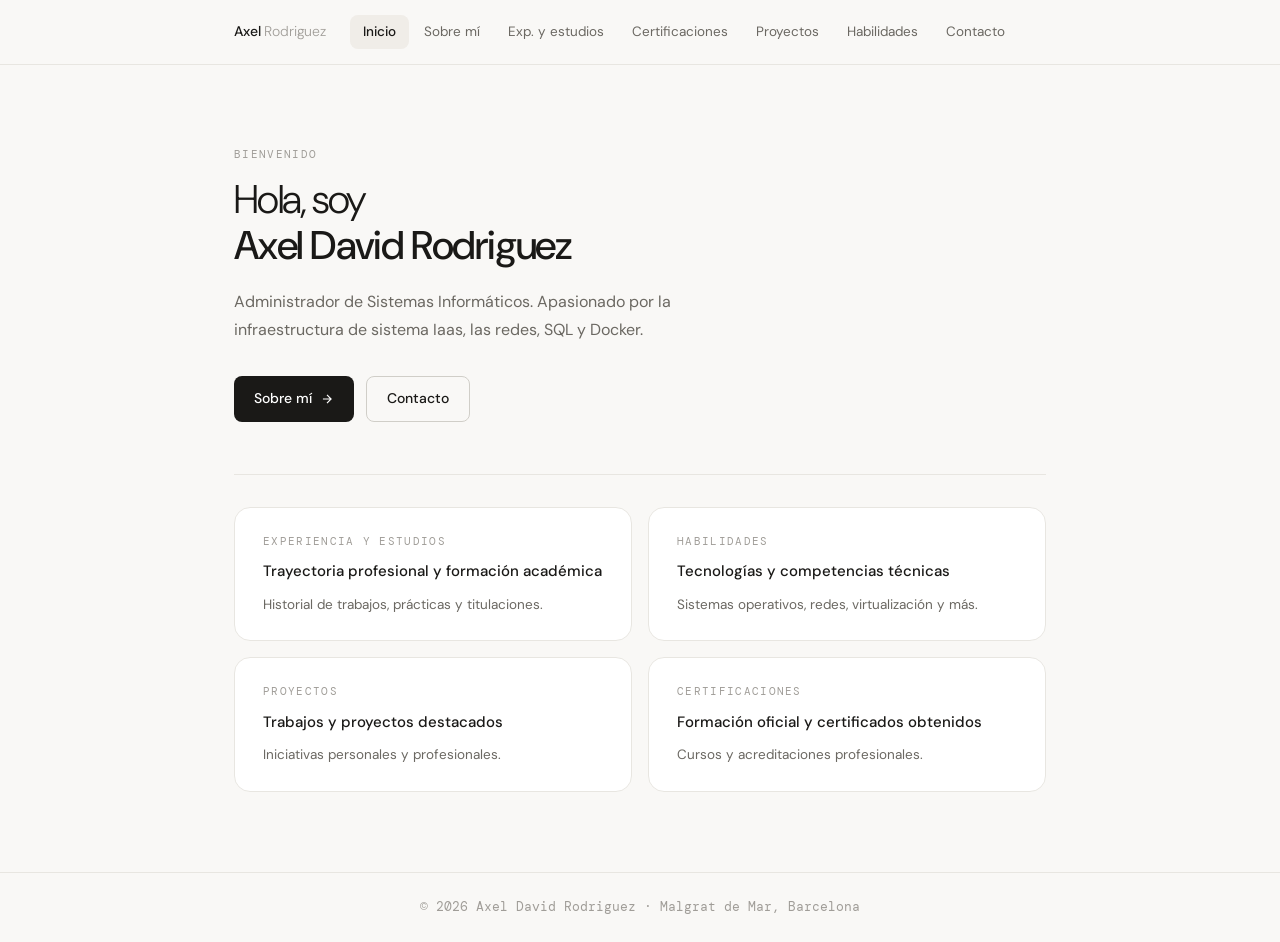
<file: index.html>
<!DOCTYPE html>
<html lang="es">
<head>
  <meta charset="UTF-8" />
  <meta name="viewport" content="width=device-width, initial-scale=1.0" />
  <title>Axel David Rodriguez — Administrador de Sistemas</title>
  <link rel="stylesheet" href="style.css" />
</head>
<body>

<nav>
  <div class="nav-inner">
    <a class="nav-brand" href="index.html">Axel <span>Rodriguez</span></a>
    <div class="nav-links">
      <a class="nav-link active" href="index.html">Inicio</a>
      <a class="nav-link" href="sobre-mi.html">Sobre mí</a>
      <a class="nav-link" href="exp-estudios.html">Exp. y estudios</a>
      <a class="nav-link" href="certificaciones.html">Certificaciones</a>
      <a class="nav-link" href="proyectos.html">Proyectos</a>
      <a class="nav-link" href="habilidades.html">Habilidades</a>
      <a class="nav-link" href="contacto.html">Contacto</a>
    </div>
  </div>
</nav>

<main class="fade-in">

  <div class="section" style="padding-top: 24px;">
    <p class="page-label">Bienvenido</p>
    <h1>
      Hola, soy<br>
      <strong>Axel David Rodriguez</strong>
    </h1>
    <p style="margin-top: 20px; max-width: 520px; font-size: 16px;">
      Administrador de Sistemas Informáticos.
      Apasionado por la infraestructura de sistema Iaas, las redes, SQL y Docker.
    </p>

    <div style="display: flex; gap: 12px; margin-top: 32px; flex-wrap: wrap;">
      <a href="sobre-mi.html" style="display:inline-flex;align-items:center;gap:8px;padding:10px 20px;background:var(--text);color:#fff;border-radius:8px;font-size:14px;font-weight:500;transition:opacity 0.15s;" onmouseover="this.style.opacity='.8'" onmouseout="this.style.opacity='1'">
        Sobre mí
        <svg width="14" height="14" viewBox="0 0 24 24" fill="none" stroke="currentColor" stroke-width="2"><path d="M5 12h14M12 5l7 7-7 7"/></svg>
      </a>
      <a href="contacto.html" style="display:inline-flex;align-items:center;gap:8px;padding:10px 20px;background:transparent;color:var(--text);border:1px solid var(--border-strong);border-radius:8px;font-size:14px;font-weight:500;transition:background 0.15s;" onmouseover="this.style.background='var(--accent-soft)'" onmouseout="this.style.background='transparent'">
        Contacto
      </a>
    </div>
  </div>

  <hr class="divider" />

  <div class="section">
    <div class="grid-2">

      <a href="exp-estudios.html" class="card" style="display:block;transition:border-color 0.15s;" onmouseover="this.style.borderColor='var(--border-strong)'" onmouseout="this.style.borderColor='var(--border)'">
        <p class="page-label" style="margin-bottom:8px;">Experiencia y estudios</p>
        <h3>Trayectoria profesional y formación académica</h3>
        <p style="margin-top:8px;font-size:13.5px;">Historial de trabajos, prácticas y titulaciones.</p>
      </a>

      <a href="habilidades.html" class="card" style="display:block;transition:border-color 0.15s;" onmouseover="this.style.borderColor='var(--border-strong)'" onmouseout="this.style.borderColor='var(--border)'">
        <p class="page-label" style="margin-bottom:8px;">Habilidades</p>
        <h3>Tecnologías y competencias técnicas</h3>
        <p style="margin-top:8px;font-size:13.5px;">Sistemas operativos, redes, virtualización y más.</p>
      </a>

      <a href="proyectos.html" class="card" style="display:block;transition:border-color 0.15s;" onmouseover="this.style.borderColor='var(--border-strong)'" onmouseout="this.style.borderColor='var(--border)'">
        <p class="page-label" style="margin-bottom:8px;">Proyectos</p>
        <h3>Trabajos y proyectos destacados</h3>
        <p style="margin-top:8px;font-size:13.5px;">Iniciativas personales y profesionales.</p>
      </a>

      <a href="certificaciones.html" class="card" style="display:block;transition:border-color 0.15s;" onmouseover="this.style.borderColor='var(--border-strong)'" onmouseout="this.style.borderColor='var(--border)'">
        <p class="page-label" style="margin-bottom:8px;">Certificaciones</p>
        <h3>Formación oficial y certificados obtenidos</h3>
        <p style="margin-top:8px;font-size:13.5px;">Cursos y acreditaciones profesionales.</p>
      </a>

    </div>
  </div>

</main>

<footer>
  © 2026 Axel David Rodriguez · Malgrat de Mar, Barcelona
</footer>

</body>
</html>
</file>
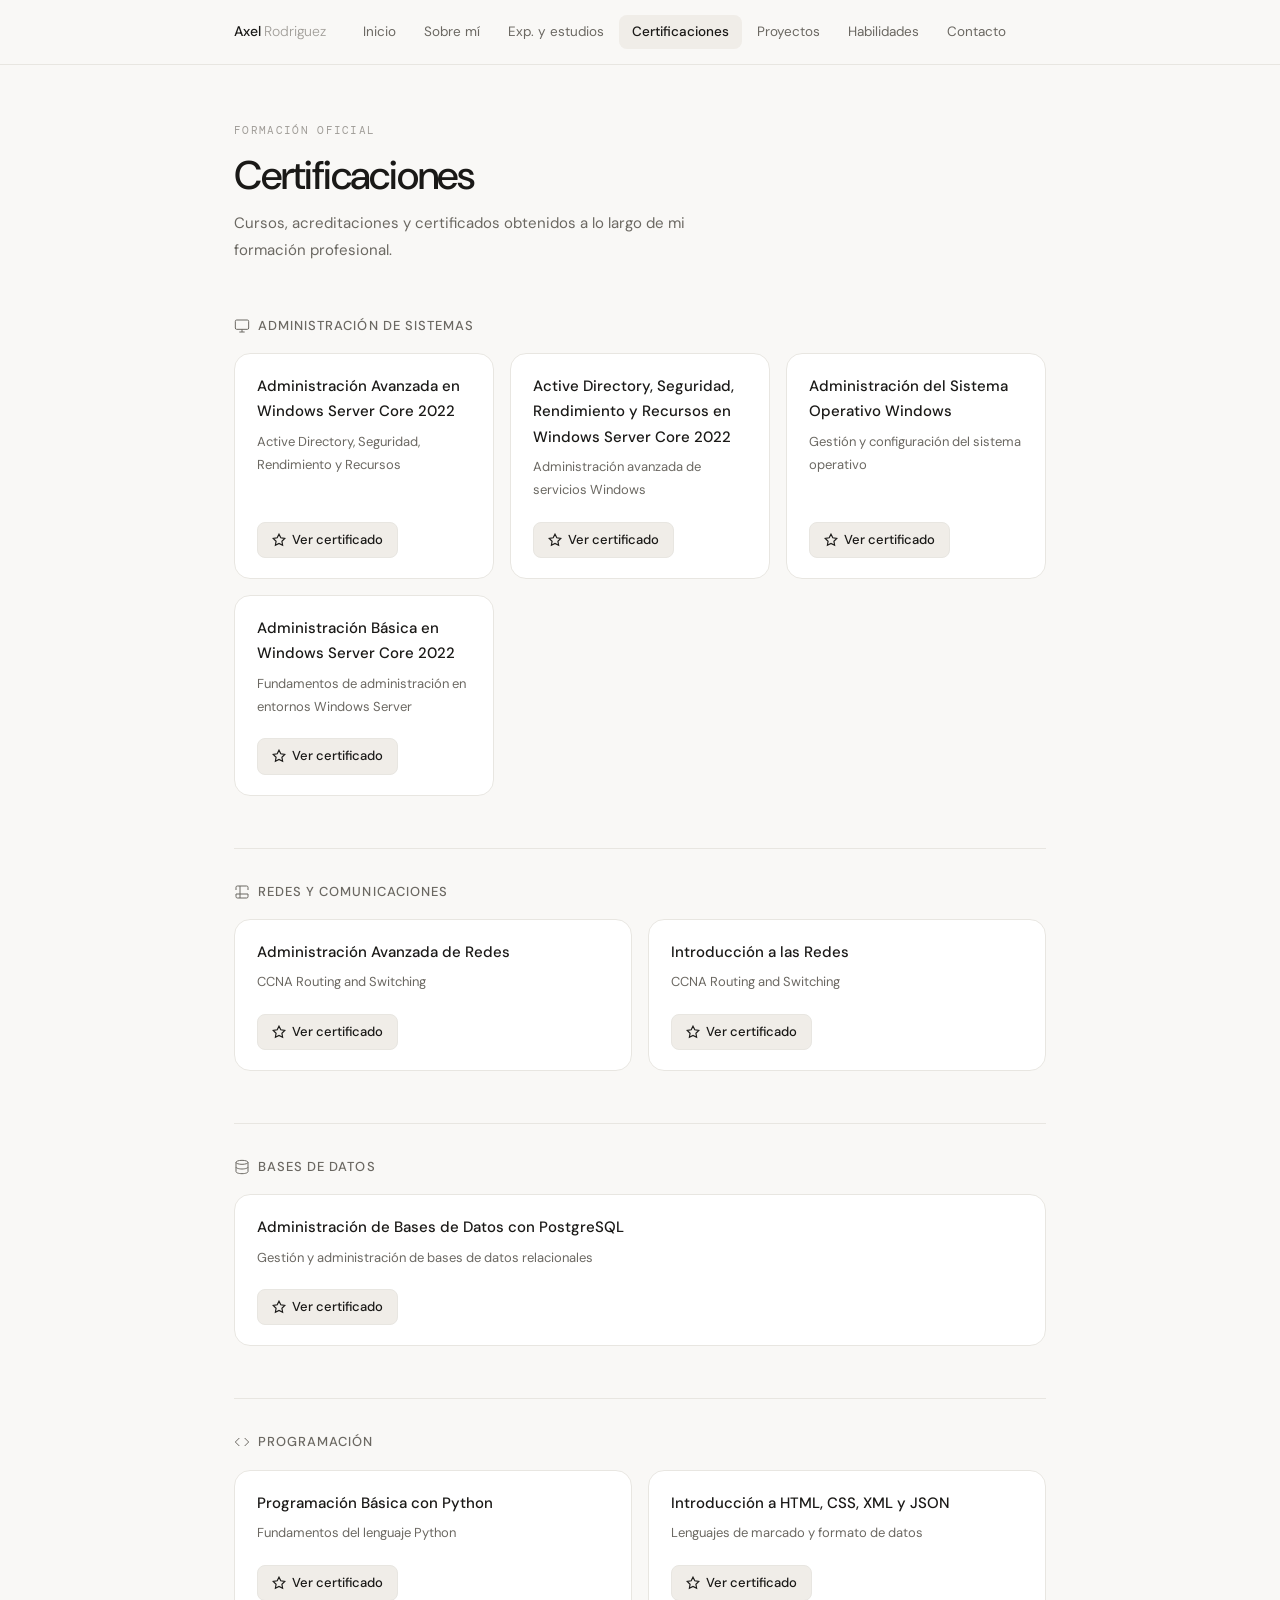
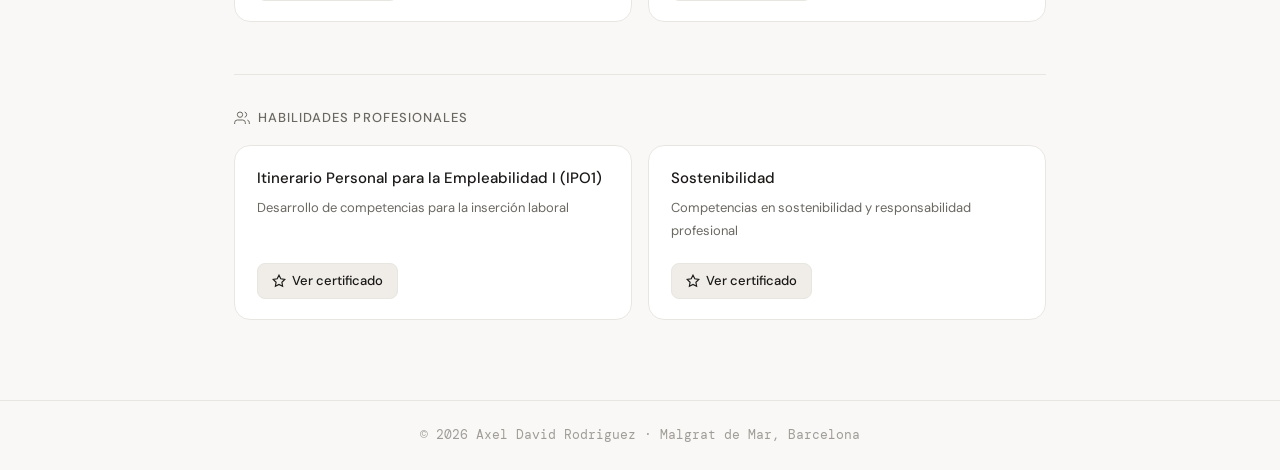
<file: certificaciones.html>
<!DOCTYPE html>
<html lang="es">
<head>
  <meta charset="UTF-8" />
  <meta name="viewport" content="width=device-width, initial-scale=1.0" />
  <title>Certificaciones — Axel David Rodriguez</title>
  <link rel="stylesheet" href="style.css" />
</head>
<body>
 
<nav>
  <div class="nav-inner">
    <a class="nav-brand" href="index.html">Axel <span>Rodriguez</span></a>
    <div class="nav-links">
      <a class="nav-link" href="index.html">Inicio</a>
      <a class="nav-link" href="sobre-mi.html">Sobre mí</a>
      <a class="nav-link" href="exp-estudios.html">Exp. y estudios</a>
      <a class="nav-link active" href="certificaciones.html">Certificaciones</a>
      <a class="nav-link" href="proyectos.html">Proyectos</a>
      <a class="nav-link" href="habilidades.html">Habilidades</a>
      <a class="nav-link" href="contacto.html">Contacto</a>
    </div>
  </div>
</nav>
 
<main class="fade-in">
 
  <div class="section">
    <p class="page-label">Formación oficial</p>
    <h1><strong>Certificaciones</strong></h1>
    <p style="margin-top:12px;max-width:500px;">Cursos, acreditaciones y certificados obtenidos a lo largo de mi formación profesional.</p>
  </div>
 
  <!-- ADMINISTRACIÓN DE SISTEMAS -->
  <div class="section">
    <div class="cert-category-header">
      <svg viewBox="0 0 24 24" width="16" height="16" fill="none" stroke="currentColor" stroke-width="1.5"><rect x="2" y="3" width="20" height="14" rx="2"/><path d="M8 21h8M12 17v4"/></svg>
      Administración de sistemas
    </div>
    <div class="cert-grid">
 
      <div class="cert-card">
        <h3>Administración Avanzada en Windows Server Core 2022</h3>
        <p style="font-size:13px;">Active Directory, Seguridad, Rendimiento y Recursos</p>
        <div style="margin-top:auto;padding-top:14px;">
          <a href="https://drive.google.com/file/d/1n1QsFKNAFNHl7IzCAwhOUb2-XmPlrbmZ/view?usp=drive_link" target="_blank" rel="noopener" class="cert-btn">
            <svg viewBox="0 0 24 24" width="14" height="14" fill="none" stroke="currentColor" stroke-width="2"><path d="M12 2l3.09 6.26L22 9.27l-5 4.87 1.18 6.88L12 17.77l-6.18 3.25L7 14.14 2 9.27l6.91-1.01L12 2z"/></svg>
            Ver certificado
          </a>
        </div>
      </div>
 
      <div class="cert-card">
        <h3>Active Directory, Seguridad, Rendimiento y Recursos en Windows Server Core 2022</h3>
        <p style="font-size:13px;">Administración avanzada de servicios Windows</p>
        <div style="margin-top:auto;padding-top:14px;">
          <a href="https://drive.google.com/file/d/1Qjn-1u_0GieixMkMm6JN3beZJGtm3wEM/view?usp=drive_link" target="_blank" rel="noopener" class="cert-btn">
            <svg viewBox="0 0 24 24" width="14" height="14" fill="none" stroke="currentColor" stroke-width="2"><path d="M12 2l3.09 6.26L22 9.27l-5 4.87 1.18 6.88L12 17.77l-6.18 3.25L7 14.14 2 9.27l6.91-1.01L12 2z"/></svg>
            Ver certificado
          </a>
        </div>
      </div>
 
      <div class="cert-card">
        <h3>Administración del Sistema Operativo Windows</h3>
        <p style="font-size:13px;">Gestión y configuración del sistema operativo</p>
        <div style="margin-top:auto;padding-top:14px;">
          <a href="https://drive.google.com/file/d/1y1MJmXI3CPrOIBpV8VeM0k5YHtf2ikmv/view?usp=drive_link" target="_blank" rel="noopener" class="cert-btn">
            <svg viewBox="0 0 24 24" width="14" height="14" fill="none" stroke="currentColor" stroke-width="2"><path d="M12 2l3.09 6.26L22 9.27l-5 4.87 1.18 6.88L12 17.77l-6.18 3.25L7 14.14 2 9.27l6.91-1.01L12 2z"/></svg>
            Ver certificado
          </a>
        </div>
      </div>
 
      <div class="cert-card">
        <h3>Administración Básica en Windows Server Core 2022</h3>
        <p style="font-size:13px;">Fundamentos de administración en entornos Windows Server</p>
        <div style="margin-top:auto;padding-top:14px;">
          <a href="https://drive.google.com/file/d/1jd48OOImnWNcRtO-vhyvHNSfXgVlXmES/view?usp=drive_link" target="_blank" rel="noopener" class="cert-btn">
            <svg viewBox="0 0 24 24" width="14" height="14" fill="none" stroke="currentColor" stroke-width="2"><path d="M12 2l3.09 6.26L22 9.27l-5 4.87 1.18 6.88L12 17.77l-6.18 3.25L7 14.14 2 9.27l6.91-1.01L12 2z"/></svg>
            Ver certificado
          </a>
        </div>
      </div>
 
    </div>
  </div>
 
  <hr class="divider" />
 
  <!-- REDES Y COMUNICACIONES -->
  <div class="section">
    <div class="cert-category-header">
      <svg viewBox="0 0 24 24" width="16" height="16" fill="none" stroke="currentColor" stroke-width="1.5"><path d="M9 3H5a2 2 0 00-2 2v4m6-6h10a2 2 0 012 2v4M9 3v18m0 0h10a2 2 0 002-2v-4M9 21H5a2 2 0 01-2-2v-4m0 0h18"/></svg>
      Redes y comunicaciones
    </div>
    <div class="cert-grid">
 
      <div class="cert-card">
        <h3>Administración Avanzada de Redes</h3>
        <p style="font-size:13px;">CCNA Routing and Switching</p>
        <div style="margin-top:auto;padding-top:14px;">
          <a href="https://drive.google.com/file/d/1RrKXtW6Bsa-xBCEwkwdvAbpj9QlC9lxZ/view?usp=drive_link" target="_blank" rel="noopener" class="cert-btn">
            <svg viewBox="0 0 24 24" width="14" height="14" fill="none" stroke="currentColor" stroke-width="2"><path d="M12 2l3.09 6.26L22 9.27l-5 4.87 1.18 6.88L12 17.77l-6.18 3.25L7 14.14 2 9.27l6.91-1.01L12 2z"/></svg>
            Ver certificado
          </a>
        </div>
      </div>
 
      <div class="cert-card">
        <h3>Introducción a las Redes</h3>
        <p style="font-size:13px;">CCNA Routing and Switching</p>
        <div style="margin-top:auto;padding-top:14px;">
          <a href="https://drive.google.com/file/d/1ld26CoiOFAa1dIOZPK3Nbv72cBm5w7W2/view?usp=drive_link" target="_blank" rel="noopener" class="cert-btn">
            <svg viewBox="0 0 24 24" width="14" height="14" fill="none" stroke="currentColor" stroke-width="2"><path d="M12 2l3.09 6.26L22 9.27l-5 4.87 1.18 6.88L12 17.77l-6.18 3.25L7 14.14 2 9.27l6.91-1.01L12 2z"/></svg>
            Ver certificado
          </a>
        </div>
      </div>
 
    </div>
  </div>
 
  <hr class="divider" />
 
  <!-- BASES DE DATOS -->
  <div class="section">
    <div class="cert-category-header">
      <svg viewBox="0 0 24 24" width="16" height="16" fill="none" stroke="currentColor" stroke-width="1.5"><ellipse cx="12" cy="5" rx="9" ry="3"/><path d="M3 5v14c0 1.66 4.03 3 9 3s9-1.34 9-3V5"/><path d="M3 12c0 1.66 4.03 3 9 3s9-1.34 9-3"/></svg>
      Bases de datos
    </div>
    <div class="cert-grid">
 
      <div class="cert-card">
        <h3>Administración de Bases de Datos con PostgreSQL</h3>
        <p style="font-size:13px;">Gestión y administración de bases de datos relacionales</p>
        <div style="margin-top:auto;padding-top:14px;">
          <a href="https://drive.google.com/file/d/1ZDzq6l5rGbWITAbXyyB6moUFxfxOLHYr/view?usp=drive_link" target="_blank" rel="noopener" class="cert-btn">
            <svg viewBox="0 0 24 24" width="14" height="14" fill="none" stroke="currentColor" stroke-width="2"><path d="M12 2l3.09 6.26L22 9.27l-5 4.87 1.18 6.88L12 17.77l-6.18 3.25L7 14.14 2 9.27l6.91-1.01L12 2z"/></svg>
            Ver certificado
          </a>
        </div>
      </div>
 
    </div>
  </div>
 
  <hr class="divider" />
 
  <!-- PROGRAMACIÓN -->
  <div class="section">
    <div class="cert-category-header">
      <svg viewBox="0 0 24 24" width="16" height="16" fill="none" stroke="currentColor" stroke-width="1.5"><polyline points="16 18 22 12 16 6"/><polyline points="8 6 2 12 8 18"/></svg>
      Programación
    </div>
    <div class="cert-grid">
 
      <div class="cert-card">
        <h3>Programación Básica con Python</h3>
        <p style="font-size:13px;">Fundamentos del lenguaje Python</p>
        <div style="margin-top:auto;padding-top:14px;">
          <a href="https://drive.google.com/file/d/1ObR-RxZDnsGc6cTJngWnmfjnB0sWH6Pt/view?usp=drive_link" target="_blank" rel="noopener" class="cert-btn">
            <svg viewBox="0 0 24 24" width="14" height="14" fill="none" stroke="currentColor" stroke-width="2"><path d="M12 2l3.09 6.26L22 9.27l-5 4.87 1.18 6.88L12 17.77l-6.18 3.25L7 14.14 2 9.27l6.91-1.01L12 2z"/></svg>
            Ver certificado
          </a>
        </div>
      </div>
 
      <div class="cert-card">
        <h3>Introducción a HTML, CSS, XML y JSON</h3>
        <p style="font-size:13px;">Lenguajes de marcado y formato de datos</p>
        <div style="margin-top:auto;padding-top:14px;">
          <a href="https://drive.google.com/file/d/1i2m8On2fdCiHJBCbbZMXW32hAtFxPBEF/view?usp=drive_link" target="_blank" rel="noopener" class="cert-btn">
            <svg viewBox="0 0 24 24" width="14" height="14" fill="none" stroke="currentColor" stroke-width="2"><path d="M12 2l3.09 6.26L22 9.27l-5 4.87 1.18 6.88L12 17.77l-6.18 3.25L7 14.14 2 9.27l6.91-1.01L12 2z"/></svg>
            Ver certificado
          </a>
        </div>
      </div>
 
    </div>
  </div>
 
  <hr class="divider" />
 
  <!-- HABILIDADES PROFESIONALES -->
  <div class="section">
    <div class="cert-category-header">
      <svg viewBox="0 0 24 24" width="16" height="16" fill="none" stroke="currentColor" stroke-width="1.5"><path d="M17 21v-2a4 4 0 00-4-4H5a4 4 0 00-4 4v2"/><circle cx="9" cy="7" r="4"/><path d="M23 21v-2a4 4 0 00-3-3.87M16 3.13a4 4 0 010 7.75"/></svg>
      Habilidades profesionales
    </div>
    <div class="cert-grid">
 
      <div class="cert-card">
        <h3>Itinerario Personal para la Empleabilidad I (IPO1)</h3>
        <p style="font-size:13px;">Desarrollo de competencias para la inserción laboral</p>
        <div style="margin-top:auto;padding-top:14px;">
          <a href="https://drive.google.com/file/d/1864qGz4IJ_8acBOcJ4h8nQebx2cxU2uv/view?usp=drive_link" target="_blank" rel="noopener" class="cert-btn">
            <svg viewBox="0 0 24 24" width="14" height="14" fill="none" stroke="currentColor" stroke-width="2"><path d="M12 2l3.09 6.26L22 9.27l-5 4.87 1.18 6.88L12 17.77l-6.18 3.25L7 14.14 2 9.27l6.91-1.01L12 2z"/></svg>
            Ver certificado
          </a>
        </div>
      </div>
 
      <div class="cert-card">
        <h3>Sostenibilidad</h3>
        <p style="font-size:13px;">Competencias en sostenibilidad y responsabilidad profesional</p>
        <div style="margin-top:auto;padding-top:14px;">
          <a href="https://drive.google.com/file/d/1NCt_wsP1NyLd5Ge3CMxsYYF-m1fO_S3x/view?usp=drive_link" target="_blank" rel="noopener" class="cert-btn">
            <svg viewBox="0 0 24 24" width="14" height="14" fill="none" stroke="currentColor" stroke-width="2"><path d="M12 2l3.09 6.26L22 9.27l-5 4.87 1.18 6.88L12 17.77l-6.18 3.25L7 14.14 2 9.27l6.91-1.01L12 2z"/></svg>
            Ver certificado
          </a>
        </div>
      </div>
 
    </div>
  </div>
 
</main>
 
<footer>
  © 2026 Axel David Rodriguez · Malgrat de Mar, Barcelona
</footer>
 
</body>
</html>
</file>
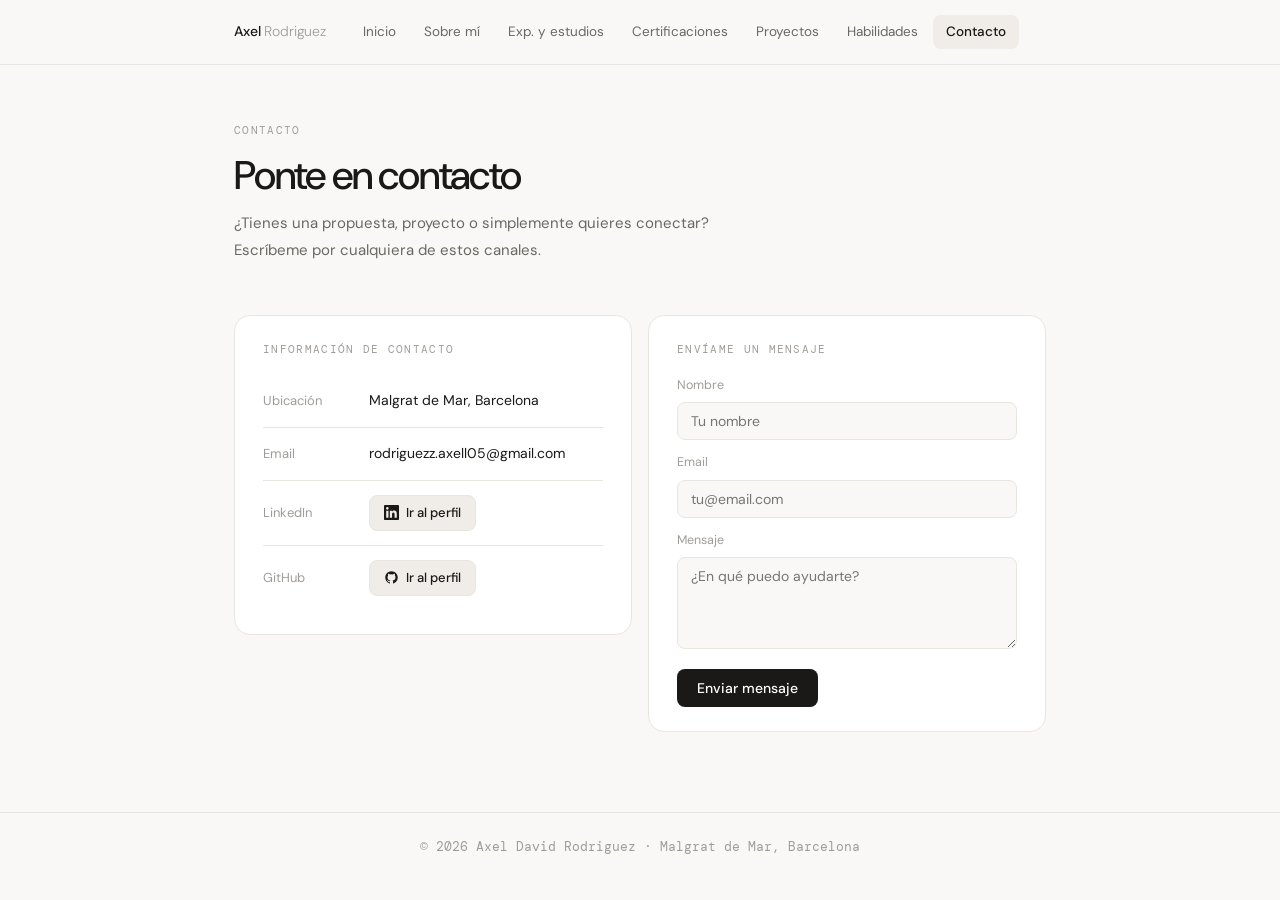
<file: contacto.html>
<!DOCTYPE html>
<html lang="es">
<head>
  <meta charset="UTF-8" />
  <meta name="viewport" content="width=device-width, initial-scale=1.0" />
  <title>Contacto — Axel David Rodriguez</title>
  <link rel="stylesheet" href="style.css" />
</head>
<body>
 
<nav>
  <div class="nav-inner">
    <a class="nav-brand" href="index.html">Axel <span>Rodriguez</span></a>
    <div class="nav-links">
      <a class="nav-link" href="index.html">Inicio</a>
      <a class="nav-link" href="sobre-mi.html">Sobre mí</a>
      <a class="nav-link" href="exp-estudios.html">Exp. y estudios</a>
      <a class="nav-link" href="certificaciones.html">Certificaciones</a>
      <a class="nav-link" href="proyectos.html">Proyectos</a>
      <a class="nav-link" href="habilidades.html">Habilidades</a>
      <a class="nav-link active" href="contacto.html">Contacto</a>
    </div>
  </div>
</nav>
 
<main class="fade-in">
 
  <div class="section">
    <p class="page-label">Contacto</p>
    <h1><strong>Ponte en contacto</strong></h1>
    <p style="margin-top:12px;max-width:480px;">
      ¿Tienes una propuesta, proyecto o simplemente quieres conectar? Escríbeme por cualquiera de estos canales.
    </p>
  </div>
 
  <div class="section">
    <div class="grid-2" style="align-items:start;">
 
      <div class="card">
        <p class="page-label" style="margin-bottom:16px;">Información de contacto</p>
 
        <div class="contact-row">
          <span class="contact-key">Ubicación</span>
          <span class="contact-val">Malgrat de Mar, Barcelona</span>
        </div>
 
        <div class="contact-row">
          <span class="contact-key">Email</span>
          <span class="contact-val">
            <a href="mailto:rodriguezz.axell05@gmail.com">rodriguezz.axell05@gmail.com</a>
          </span>
        </div>
 
        <div class="contact-row">
          <span class="contact-key">LinkedIn</span>
          <a href="https://linkedin.com/in/axel-david-rodríguez-7713bb328" target="_blank" rel="noopener" class="gh-btn">
            <svg viewBox="0 0 24 24" width="15" height="15" fill="currentColor"><path d="M20.447 20.452h-3.554v-5.569c0-1.328-.027-3.037-1.852-3.037-1.853 0-2.136 1.445-2.136 2.939v5.667H9.351V9h3.414v1.561h.046c.477-.9 1.637-1.85 3.37-1.85 3.601 0 4.267 2.37 4.267 5.455v6.286zM5.337 7.433a2.062 2.062 0 01-2.063-2.065 2.064 2.064 0 112.063 2.065zm1.782 13.019H3.555V9h3.564v11.452zM22.225 0H1.771C.792 0 0 .774 0 1.729v20.542C0 23.227.792 24 1.771 24h20.451C23.2 24 24 23.227 24 22.271V1.729C24 .774 23.2 0 22.222 0h.003z"/></svg>
            Ir al perfil
          </a>
        </div>
 
        <div class="contact-row">
          <span class="contact-key">GitHub</span>
          <a href="https://github.com/axelrodriguez5" target="_blank" rel="noopener" class="gh-btn">
            <svg viewBox="0 0 24 24" width="15" height="15" fill="currentColor"><path d="M12 2C6.477 2 2 6.484 2 12.021c0 4.428 2.865 8.184 6.839 9.504.5.092.682-.217.682-.482 0-.237-.009-.868-.013-1.703-2.782.605-3.369-1.342-3.369-1.342-.454-1.154-1.11-1.462-1.11-1.462-.908-.62.069-.608.069-.608 1.003.07 1.531 1.032 1.531 1.032.892 1.53 2.341 1.088 2.91.832.092-.647.35-1.088.636-1.338-2.22-.253-4.555-1.113-4.555-4.951 0-1.093.39-1.988 1.029-2.688-.103-.253-.446-1.272.098-2.65 0 0 .84-.27 2.75 1.026A9.564 9.564 0 0112 6.844a9.59 9.59 0 012.504.337c1.909-1.296 2.747-1.026 2.747-1.026.546 1.378.202 2.397.1 2.65.64.7 1.028 1.595 1.028 2.688 0 3.848-2.338 4.695-4.566 4.943.359.309.678.92.678 1.855 0 1.338-.012 2.419-.012 2.747 0 .268.18.579.688.481C19.138 20.2 22 16.447 22 12.021 22 6.484 17.523 2 12 2z"/></svg>
            Ir al perfil
          </a>
        </div>
 
      </div>
 
      <div class="card">
        <p class="page-label" style="margin-bottom:16px;">Envíame un mensaje</p>
 
        <div style="display:flex;flex-direction:column;gap:12px;">
 
          <div>
            <label style="font-size:12.5px;color:var(--text-faint);display:block;margin-bottom:6px;">Nombre</label>
            <input type="text" placeholder="Tu nombre" style="width:100%;padding:9px 13px;border:1px solid var(--border);border-radius:8px;font-size:14px;font-family:inherit;background:var(--bg);color:var(--text);outline:none;transition:border-color 0.15s;" onfocus="this.style.borderColor='var(--border-strong)'" onblur="this.style.borderColor='var(--border)'" />
          </div>
 
          <div>
            <label style="font-size:12.5px;color:var(--text-faint);display:block;margin-bottom:6px;">Email</label>
            <input type="email" placeholder="tu@email.com" style="width:100%;padding:9px 13px;border:1px solid var(--border);border-radius:8px;font-size:14px;font-family:inherit;background:var(--bg);color:var(--text);outline:none;transition:border-color 0.15s;" onfocus="this.style.borderColor='var(--border-strong)'" onblur="this.style.borderColor='var(--border)'" />
          </div>
 
          <div>
            <label style="font-size:12.5px;color:var(--text-faint);display:block;margin-bottom:6px;">Mensaje</label>
            <textarea placeholder="¿En qué puedo ayudarte?" rows="4" style="width:100%;padding:9px 13px;border:1px solid var(--border);border-radius:8px;font-size:14px;font-family:inherit;background:var(--bg);color:var(--text);outline:none;resize:vertical;transition:border-color 0.15s;" onfocus="this.style.borderColor='var(--border-strong)'" onblur="this.style.borderColor='var(--border)'"></textarea>
          </div>
 
          <button onclick="handleSend()" style="padding:10px 20px;background:var(--text);color:#fff;border:none;border-radius:8px;font-size:14px;font-weight:500;font-family:inherit;cursor:pointer;transition:opacity 0.15s;align-self:flex-start;" onmouseover="this.style.opacity='.8'" onmouseout="this.style.opacity='1'">
            Enviar mensaje
          </button>
 
          <p id="form-msg" style="font-size:13px;color:var(--text-faint);display:none;"></p>
        </div>
      </div>
 
    </div>
  </div>
 
</main>
 
<footer>
  © 2026 Axel David Rodriguez · Malgrat de Mar, Barcelona
</footer>
 
<script>
function handleSend() {
  const msg = document.getElementById('form-msg');
  msg.style.display = 'block';
  msg.textContent = 'Nota: este formulario es de muestra. Conecta un servicio como Formspree o EmailJS para recibir mensajes reales.';
}
</script>
 
</body>
</html>
</file>
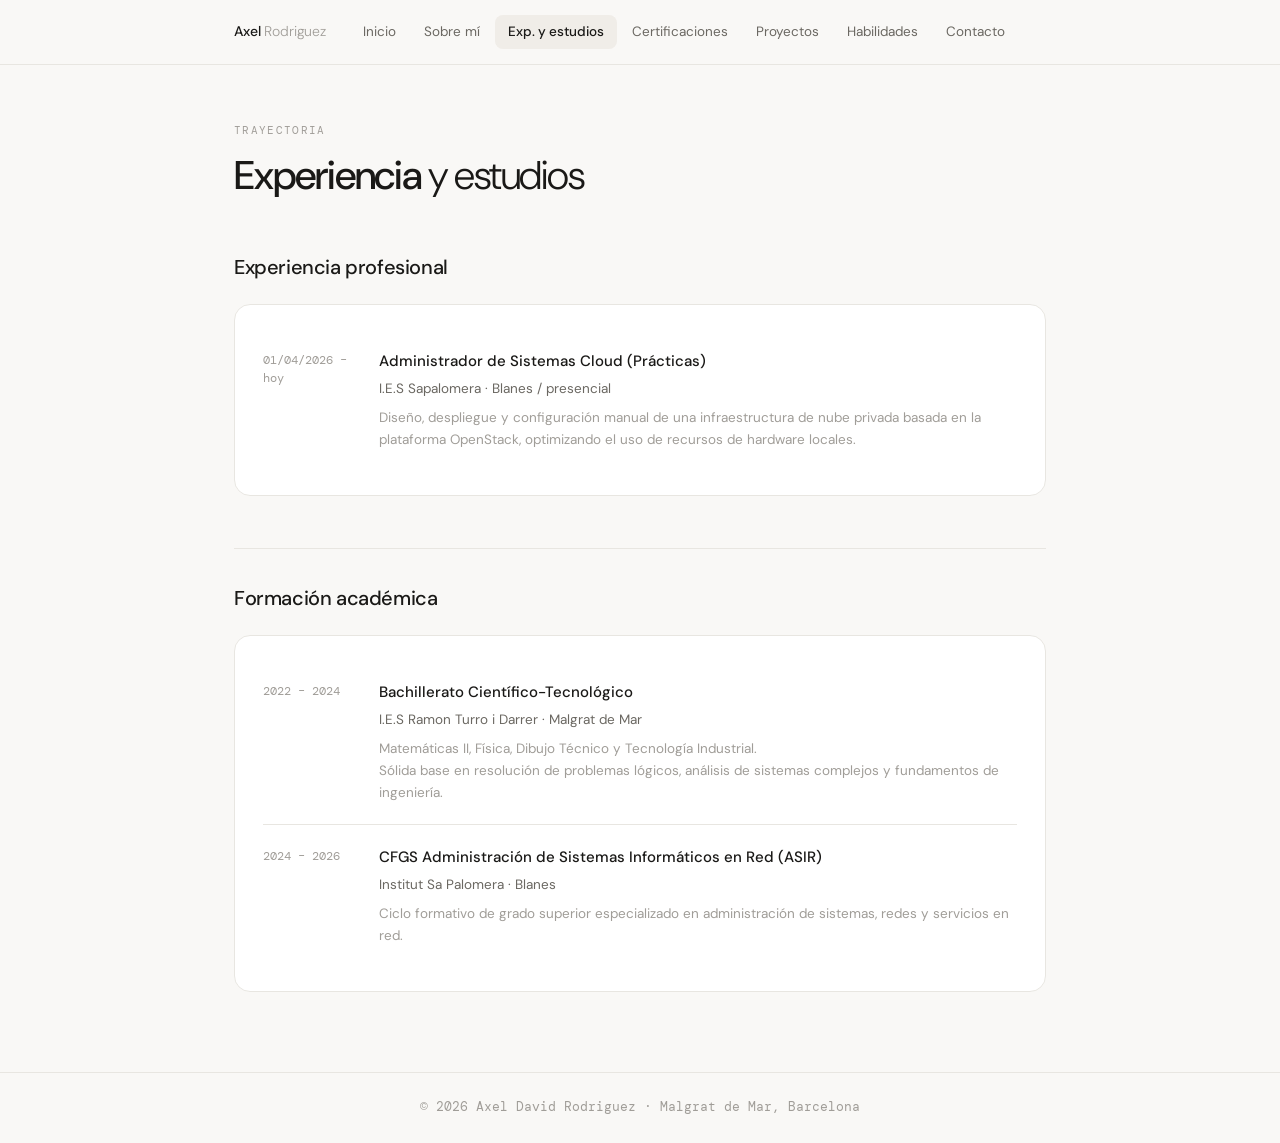
<file: exp-estudios.html>
<!DOCTYPE html>
<html lang="es">
<head>
  <meta charset="UTF-8" />
  <meta name="viewport" content="width=device-width, initial-scale=1.0" />
  <title>Experiencia y Estudios — Axel David Rodriguez</title>
  <link rel="stylesheet" href="style.css" />
</head>
<body>

<nav>
  <div class="nav-inner">
    <a class="nav-brand" href="index.html">Axel <span>Rodriguez</span></a>
    <div class="nav-links">
      <a class="nav-link" href="index.html">Inicio</a>
      <a class="nav-link" href="sobre-mi.html">Sobre mí</a>
      <a class="nav-link active" href="exp-estudios.html">Exp. y estudios</a>
      <a class="nav-link" href="certificaciones.html">Certificaciones</a>
      <a class="nav-link" href="proyectos.html">Proyectos</a>
      <a class="nav-link" href="habilidades.html">Habilidades</a>
      <a class="nav-link" href="contacto.html">Contacto</a>
    </div>
  </div>
</nav>

<main class="fade-in">

  <div class="section">
    <p class="page-label">Trayectoria</p>
    <h1><strong>Experiencia</strong> y estudios</h1>
  </div>

  <!-- EXPERIENCIA -->
  <div class="section">
    <h2>Experiencia profesional</h2>
    <div class="timeline card">

      <div class="tl-item">
        <div class="tl-period">01/04/2026 – hoy</div>
        <div>
          <div class="tl-title">Administrador de Sistemas Cloud (Prácticas)</div>
          <div class="tl-sub">I.E.S Sapalomera · Blanes / presencial</div>
          <div class="tl-desc">Diseño, despliegue y configuración manual de una infraestructura de nube privada basada en la plataforma OpenStack, optimizando el uso de recursos de hardware locales.</div>
        </div>
      </div>

    </div>
  </div>

  <hr class="divider" />

  <!-- ESTUDIOS -->
  <div class="section">
    <h2>Formación académica</h2>
    <div class="timeline card">

      <div class="tl-item">
        <div class="tl-period">2022 – 2024</div>
        <div>
          <div class="tl-title">Bachillerato Científico-Tecnológico</div>
          <div class="tl-sub">I.E.S Ramon Turro i Darrer · Malgrat de Mar</div>
          <div class="tl-desc">Matemáticas II, Física, Dibujo Técnico y Tecnología Industrial.</div>
          <div class="tl-desc">Sólida base en resolución de problemas lógicos, análisis de sistemas complejos y fundamentos de ingeniería.</div>
        </div>
      </div>

      <div class="tl-item">
        <div class="tl-period">2024 – 2026</div>
        <div>
          <div class="tl-title">CFGS Administración de Sistemas Informáticos en Red (ASIR)</div>
          <div class="tl-sub">Institut Sa Palomera · Blanes</div>
          <div class="tl-desc">Ciclo formativo de grado superior especializado en administración de sistemas, redes y servicios en red.</div>
        </div>
      </div>

    </div>
  </div>

</main>

<footer>
  © 2026 Axel David Rodriguez · Malgrat de Mar, Barcelona
</footer>

</body>
</html>
</file>
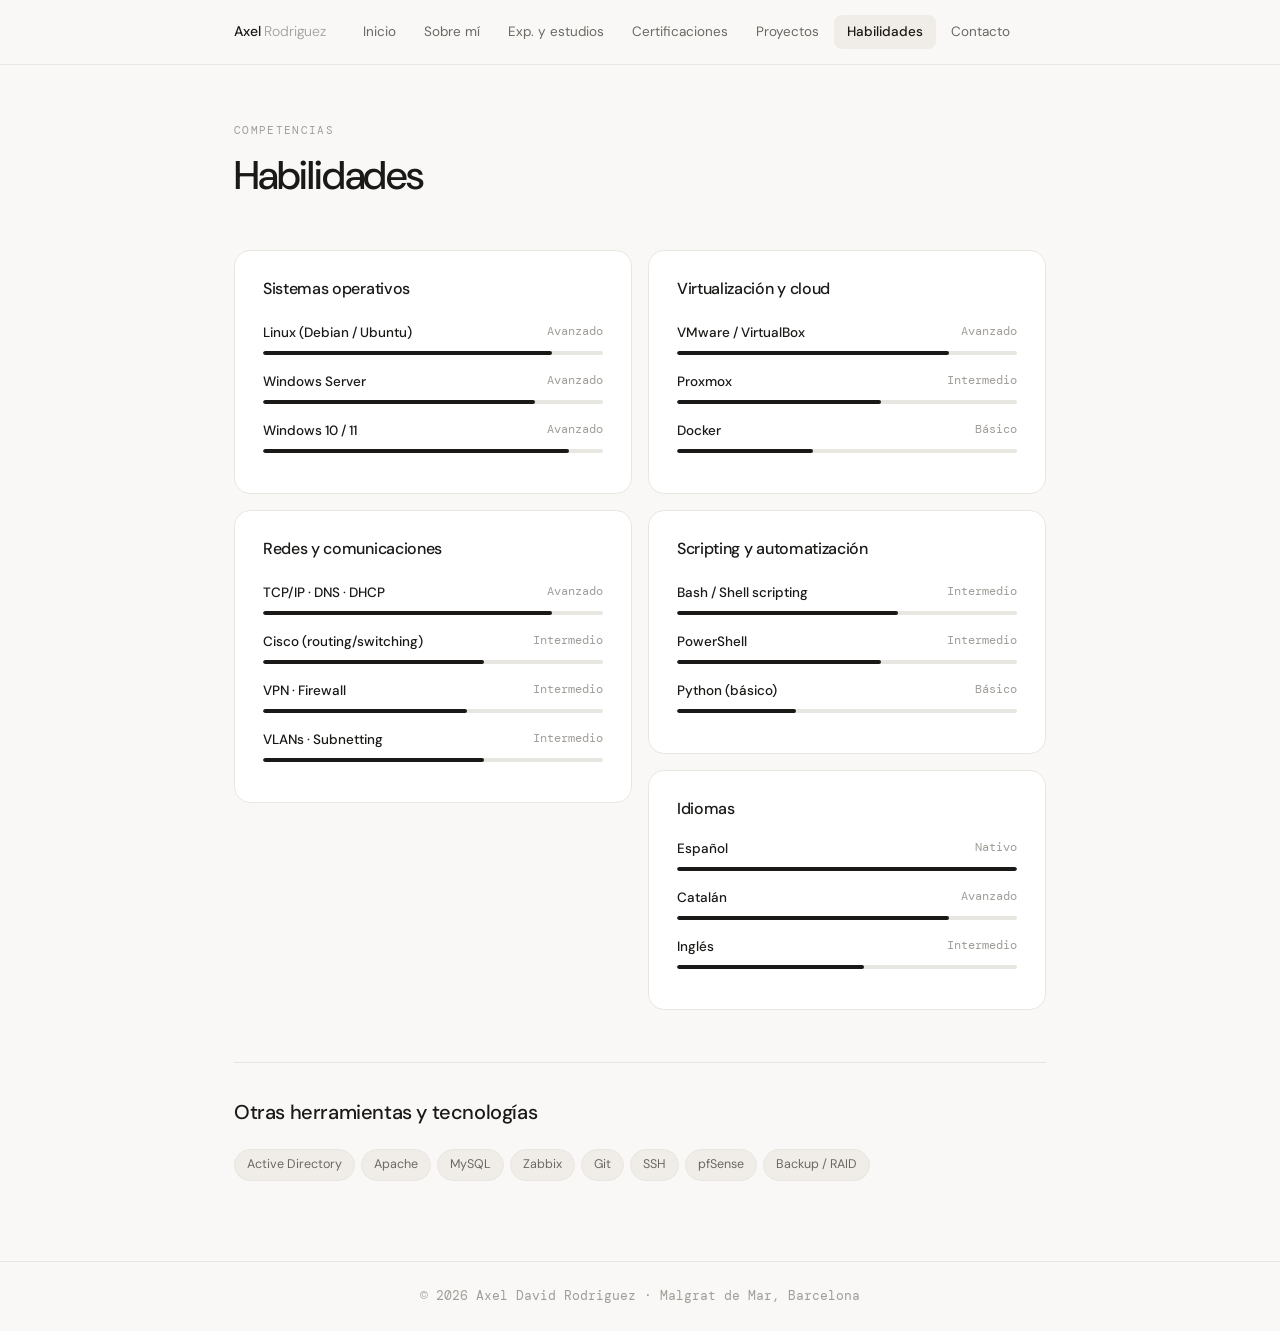
<file: habilidades.html>
<!DOCTYPE html>
<html lang="es">
<head>
  <meta charset="UTF-8" />
  <meta name="viewport" content="width=device-width, initial-scale=1.0" />
  <title>Habilidades — Axel David Rodriguez</title>
  <link rel="stylesheet" href="style.css" />
</head>
<body>

<nav>
  <div class="nav-inner">
    <a class="nav-brand" href="index.html">Axel <span>Rodriguez</span></a>
    <div class="nav-links">
      <a class="nav-link" href="index.html">Inicio</a>
      <a class="nav-link" href="sobre-mi.html">Sobre mí</a>
      <a class="nav-link" href="exp-estudios.html">Exp. y estudios</a>
      <a class="nav-link" href="certificaciones.html">Certificaciones</a>
      <a class="nav-link" href="proyectos.html">Proyectos</a>
      <a class="nav-link active" href="habilidades.html">Habilidades</a>
      <a class="nav-link" href="contacto.html">Contacto</a>
    </div>
  </div>
</nav>

<main class="fade-in">

  <div class="section">
    <p class="page-label">Competencias</p>
    <h1><strong>Habilidades</strong></h1>
  </div>

  <div class="section">
    <div class="grid-2" style="align-items:start;">

      <!-- Col izquierda -->
      <div>

        <div class="card" style="margin-bottom:16px;">
          <h2 style="font-size:16px;margin-bottom:20px;">Sistemas operativos</h2>

          <div class="skill-item">
            <div class="skill-header"><span class="skill-name">Linux (Debian / Ubuntu)</span><span class="skill-level">Avanzado</span></div>
            <div class="skill-bar"><div class="skill-fill" style="width:85%"></div></div>
          </div>

          <div class="skill-item">
            <div class="skill-header"><span class="skill-name">Windows Server</span><span class="skill-level">Avanzado</span></div>
            <div class="skill-bar"><div class="skill-fill" style="width:80%"></div></div>
          </div>

          <div class="skill-item">
            <div class="skill-header"><span class="skill-name">Windows 10 / 11</span><span class="skill-level">Avanzado</span></div>
            <div class="skill-bar"><div class="skill-fill" style="width:90%"></div></div>
          </div>

        </div>

        <div class="card">
          <h2 style="font-size:16px;margin-bottom:20px;">Redes y comunicaciones</h2>

          <div class="skill-item">
            <div class="skill-header"><span class="skill-name">TCP/IP · DNS · DHCP</span><span class="skill-level">Avanzado</span></div>
            <div class="skill-bar"><div class="skill-fill" style="width:85%"></div></div>
          </div>

          <div class="skill-item">
            <div class="skill-header"><span class="skill-name">Cisco (routing/switching)</span><span class="skill-level">Intermedio</span></div>
            <div class="skill-bar"><div class="skill-fill" style="width:65%"></div></div>
          </div>

          <div class="skill-item">
            <div class="skill-header"><span class="skill-name">VPN · Firewall</span><span class="skill-level">Intermedio</span></div>
            <div class="skill-bar"><div class="skill-fill" style="width:60%"></div></div>
          </div>

          <div class="skill-item">
            <div class="skill-header"><span class="skill-name">VLANs · Subnetting</span><span class="skill-level">Intermedio</span></div>
            <div class="skill-bar"><div class="skill-fill" style="width:65%"></div></div>
          </div>

        </div>

      </div>

      <!-- Col derecha -->
      <div>

        <div class="card" style="margin-bottom:16px;">
          <h2 style="font-size:16px;margin-bottom:20px;">Virtualización y cloud</h2>

          <div class="skill-item">
            <div class="skill-header"><span class="skill-name">VMware / VirtualBox</span><span class="skill-level">Avanzado</span></div>
            <div class="skill-bar"><div class="skill-fill" style="width:80%"></div></div>
          </div>

          <div class="skill-item">
            <div class="skill-header"><span class="skill-name">Proxmox</span><span class="skill-level">Intermedio</span></div>
            <div class="skill-bar"><div class="skill-fill" style="width:60%"></div></div>
          </div>

          <div class="skill-item">
            <div class="skill-header"><span class="skill-name">Docker</span><span class="skill-level">Básico</span></div>
            <div class="skill-bar"><div class="skill-fill" style="width:40%"></div></div>
          </div>

        </div>

        <div class="card" style="margin-bottom:16px;">
          <h2 style="font-size:16px;margin-bottom:20px;">Scripting y automatización</h2>

          <div class="skill-item">
            <div class="skill-header"><span class="skill-name">Bash / Shell scripting</span><span class="skill-level">Intermedio</span></div>
            <div class="skill-bar"><div class="skill-fill" style="width:65%"></div></div>
          </div>

          <div class="skill-item">
            <div class="skill-header"><span class="skill-name">PowerShell</span><span class="skill-level">Intermedio</span></div>
            <div class="skill-bar"><div class="skill-fill" style="width:60%"></div></div>
          </div>

          <div class="skill-item">
            <div class="skill-header"><span class="skill-name">Python (básico)</span><span class="skill-level">Básico</span></div>
            <div class="skill-bar"><div class="skill-fill" style="width:35%"></div></div>
          </div>

        </div>

        <div class="card">
          <h2 style="font-size:16px;margin-bottom:16px;">Idiomas</h2>
          <div class="skill-item">
            <div class="skill-header"><span class="skill-name">Español</span><span class="skill-level">Nativo</span></div>
            <div class="skill-bar"><div class="skill-fill" style="width:100%"></div></div>
          </div>
          <div class="skill-item">
            <div class="skill-header"><span class="skill-name">Catalán</span><span class="skill-level">Avanzado</span></div>
            <div class="skill-bar"><div class="skill-fill" style="width:80%"></div></div>
          </div>
          <div class="skill-item">
            <div class="skill-header"><span class="skill-name">Inglés</span><span class="skill-level">Intermedio</span></div>
            <div class="skill-bar"><div class="skill-fill" style="width:55%"></div></div>
          </div>
        </div>

      </div>
    </div>
  </div>

  <hr class="divider" />

  <div class="section">
    <h2>Otras herramientas y tecnologías</h2>
    <div class="tags">
      <span class="tag">Active Directory</span>
      <span class="tag">Apache</span>
      <span class="tag">MySQL</span>
      <span class="tag">Zabbix</span>
      <span class="tag">Git</span>
      <span class="tag">SSH</span>
      <span class="tag">pfSense</span>
      <span class="tag">Backup / RAID</span>
    </div>
  </div>

</main>

<footer>
  © 2026 Axel David Rodriguez · Malgrat de Mar, Barcelona
</footer>

</body>
</html>
</file>
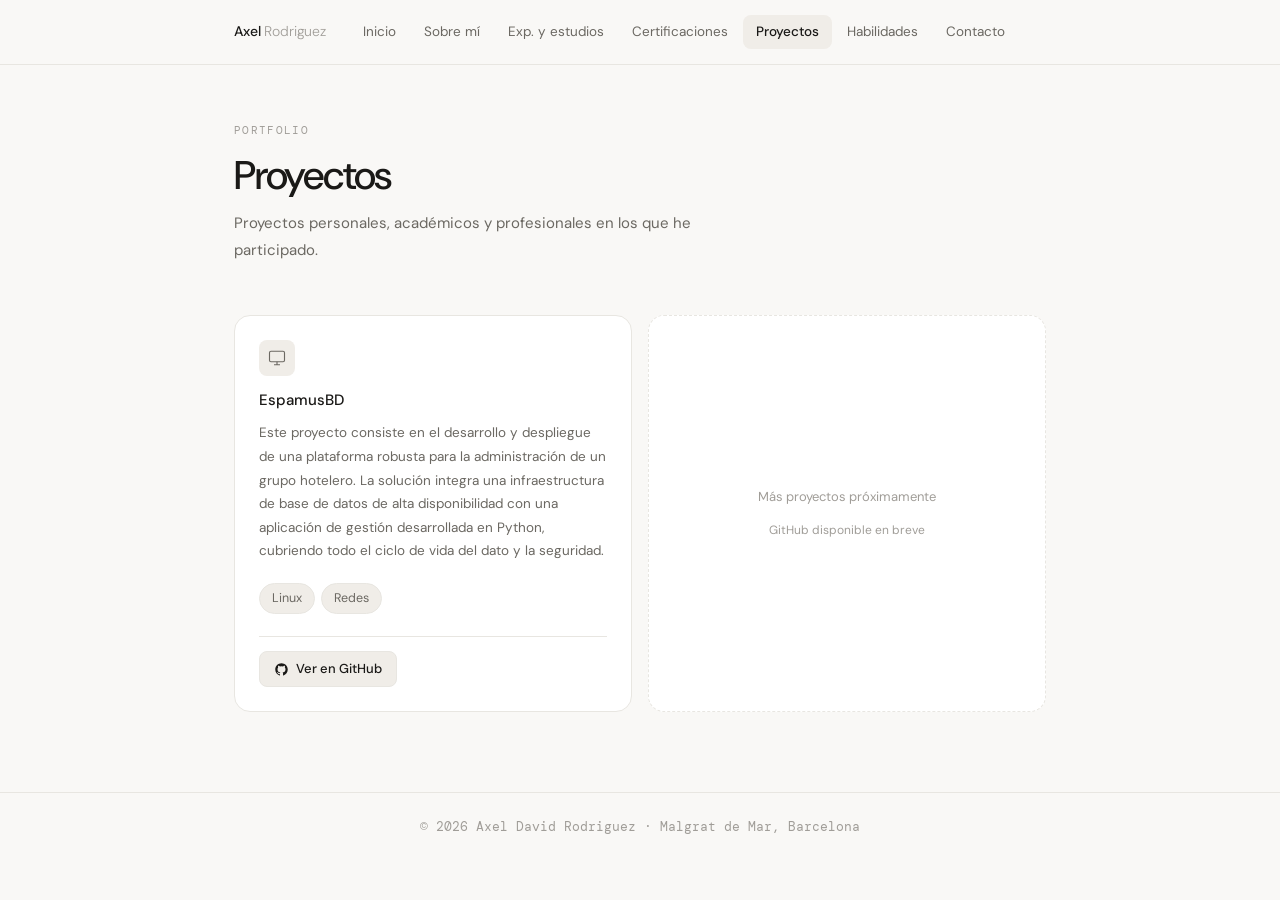
<file: proyectos.html>
<!DOCTYPE html>
<html lang="es">
<head>
  <meta charset="UTF-8" />
  <meta name="viewport" content="width=device-width, initial-scale=1.0" />
  <title>Proyectos — Axel David Rodriguez</title>
  <link rel="stylesheet" href="style.css" />
</head>
<body>

<nav>
  <div class="nav-inner">
    <a class="nav-brand" href="index.html">Axel <span>Rodriguez</span></a>
    <div class="nav-links">
      <a class="nav-link" href="index.html">Inicio</a>
      <a class="nav-link" href="sobre-mi.html">Sobre mí</a>
      <a class="nav-link" href="exp-estudios.html">Exp. y estudios</a>
      <a class="nav-link" href="certificaciones.html">Certificaciones</a>
      <a class="nav-link active" href="proyectos.html">Proyectos</a>
      <a class="nav-link" href="habilidades.html">Habilidades</a>
      <a class="nav-link" href="contacto.html">Contacto</a>
    </div>
  </div>
</nav>

<main class="fade-in">

  <div class="section">
    <p class="page-label">Portfolio</p>
    <h1><strong>Proyectos</strong></h1>
    <p style="margin-top:12px;max-width:500px;">Proyectos personales, académicos y profesionales en los que he participado.</p>
  </div>

  <div class="section">
    <div class="project-grid">

      <div class="project-card">
        <div class="project-icon">
          <svg viewBox="0 0 24 24"><rect x="2" y="3" width="20" height="14" rx="2"/><path d="M8 21h8M12 17v4"/></svg>
        </div>
        <h3>EspamusBD</h3>
        <p style="font-size:13.5px;">Este proyecto consiste en el desarrollo y despliegue de una plataforma robusta para la administración de un grupo hotelero. La solución integra una infraestructura de base de datos de alta disponibilidad con una aplicación de gestión desarrollada en Python, cubriendo todo el ciclo de vida del dato y la seguridad.</p>
        <div class="tags" style="padding-top:12px;">
          <span class="tag">Linux</span>
          <span class="tag">Redes</span>
        </div>
        <div style="margin-top:14px;padding-top:14px;border-top:1px solid var(--border);">
          <a href="https://github.com/axelrodriguez5/Projecte_GrupHoteler" target="_blank" rel="noopener" class="gh-btn">
            <svg viewBox="0 0 24 24" width="15" height="15" fill="currentColor"><path d="M12 2C6.477 2 2 6.484 2 12.021c0 4.428 2.865 8.184 6.839 9.504.5.092.682-.217.682-.482 0-.237-.009-.868-.013-1.703-2.782.605-3.369-1.342-3.369-1.342-.454-1.154-1.11-1.462-1.11-1.462-.908-.62.069-.608.069-.608 1.003.07 1.531 1.032 1.531 1.032.892 1.53 2.341 1.088 2.91.832.092-.647.35-1.088.636-1.338-2.22-.253-4.555-1.113-4.555-4.951 0-1.093.39-1.988 1.029-2.688-.103-.253-.446-1.272.098-2.65 0 0 .84-.27 2.75 1.026A9.564 9.564 0 0112 6.844a9.59 9.59 0 012.504.337c1.909-1.296 2.747-1.026 2.747-1.026.546 1.378.202 2.397.1 2.65.64.7 1.028 1.595 1.028 2.688 0 3.848-2.338 4.695-4.566 4.943.359.309.678.92.678 1.855 0 1.338-.012 2.419-.012 2.747 0 .268.18.579.688.481C19.138 20.2 22 16.447 22 12.021 22 6.484 17.523 2 12 2z"/></svg>
            Ver en GitHub
          </a>
        </div>
      </div>
      
      <!--<div class="project-card">
        <div class="project-icon">
          <svg viewBox="0 0 24 24"><path d="M12 22s8-4 8-10V5l-8-3-8 3v7c0 6 8 10 8 10z"/></svg>
        </div>
        <h3>Nombre del proyecto</h3>
        <p style="font-size:13.5px;">Descripción breve del proyecto y tecnologías utilizadas.</p>
        <div class="tags" style="padding-top:12px;">
          <span class="tag">Seguridad</span>
          <span class="tag">Firewall</span>
        </div>
        <div style="margin-top:14px;padding-top:14px;border-top:1px solid var(--border);">
          <a href="https://github.com/tunombre/nombre-repo" target="_blank" rel="noopener" class="gh-btn">
            <svg viewBox="0 0 24 24" width="15" height="15" fill="currentColor"><path d="M12 2C6.477 2 2 6.484 2 12.021c0 4.428 2.865 8.184 6.839 9.504.5.092.682-.217.682-.482 0-.237-.009-.868-.013-1.703-2.782.605-3.369-1.342-3.369-1.342-.454-1.154-1.11-1.462-1.11-1.462-.908-.62.069-.608.069-.608 1.003.07 1.531 1.032 1.531 1.032.892 1.53 2.341 1.088 2.91.832.092-.647.35-1.088.636-1.338-2.22-.253-4.555-1.113-4.555-4.951 0-1.093.39-1.988 1.029-2.688-.103-.253-.446-1.272.098-2.65 0 0 .84-.27 2.75 1.026A9.564 9.564 0 0112 6.844a9.59 9.59 0 012.504.337c1.909-1.296 2.747-1.026 2.747-1.026.546 1.378.202 2.397.1 2.65.64.7 1.028 1.595 1.028 2.688 0 3.848-2.338 4.695-4.566 4.943.359.309.678.92.678 1.855 0 1.338-.012 2.419-.012 2.747 0 .268.18.579.688.481C19.138 20.2 22 16.447 22 12.021 22 6.484 17.523 2 12 2z"/></svg>
            Ver en GitHub
          </a>
        </div>
      </div>

      <div class="project-card">
        <div class="project-icon">
          <svg viewBox="0 0 24 24"><ellipse cx="12" cy="5" rx="9" ry="3"/><path d="M3 5v14c0 1.66 4.03 3 9 3s9-1.34 9-3V5"/><path d="M3 12c0 1.66 4.03 3 9 3s9-1.34 9-3"/></svg>
        </div>
        <h3>Nombre del proyecto</h3>
        <p style="font-size:13.5px;">Descripción breve del proyecto y tecnologías utilizadas.</p>
        <div class="tags" style="padding-top:12px;">
          <span class="tag">Virtualización</span>
          <span class="tag">VMware</span>
        </div>
        <div style="margin-top:14px;padding-top:14px;border-top:1px solid var(--border);">
          <a href="https://github.com/tunombre/nombre-repo" target="_blank" rel="noopener" class="gh-btn">
            <svg viewBox="0 0 24 24" width="15" height="15" fill="currentColor"><path d="M12 2C6.477 2 2 6.484 2 12.021c0 4.428 2.865 8.184 6.839 9.504.5.092.682-.217.682-.482 0-.237-.009-.868-.013-1.703-2.782.605-3.369-1.342-3.369-1.342-.454-1.154-1.11-1.462-1.11-1.462-.908-.62.069-.608.069-.608 1.003.07 1.531 1.032 1.531 1.032.892 1.53 2.341 1.088 2.91.832.092-.647.35-1.088.636-1.338-2.22-.253-4.555-1.113-4.555-4.951 0-1.093.39-1.988 1.029-2.688-.103-.253-.446-1.272.098-2.65 0 0 .84-.27 2.75 1.026A9.564 9.564 0 0112 6.844a9.59 9.59 0 012.504.337c1.909-1.296 2.747-1.026 2.747-1.026.546 1.378.202 2.397.1 2.65.64.7 1.028 1.595 1.028 2.688 0 3.848-2.338 4.695-4.566 4.943.359.309.678.92.678 1.855 0 1.338-.012 2.419-.012 2.747 0 .268.18.579.688.481C19.138 20.2 22 16.447 22 12.021 22 6.484 17.523 2 12 2z"/></svg>
            Ver en GitHub
          </a>
        </div>
      </div>

      <div class="project-card">
        <div class="project-icon">
          <svg viewBox="0 0 24 24"><polyline points="16 18 22 12 16 6"/><polyline points="8 6 2 12 8 18"/></svg>
        </div>
        <h3>Nombre del proyecto</h3>
        <p style="font-size:13.5px;">Descripción breve del proyecto y tecnologías utilizadas.</p>
        <div class="tags" style="padding-top:12px;">
          <span class="tag">Scripts</span>
          <span class="tag">Bash</span>
        </div>
        <div style="margin-top:14px;padding-top:14px;border-top:1px solid var(--border);">
          <a href="https://github.com/tunombre/nombre-repo" target="_blank" rel="noopener" class="gh-btn">
            <svg viewBox="0 0 24 24" width="15" height="15" fill="currentColor"><path d="M12 2C6.477 2 2 6.484 2 12.021c0 4.428 2.865 8.184 6.839 9.504.5.092.682-.217.682-.482 0-.237-.009-.868-.013-1.703-2.782.605-3.369-1.342-3.369-1.342-.454-1.154-1.11-1.462-1.11-1.462-.908-.62.069-.608.069-.608 1.003.07 1.531 1.032 1.531 1.032.892 1.53 2.341 1.088 2.91.832.092-.647.35-1.088.636-1.338-2.22-.253-4.555-1.113-4.555-4.951 0-1.093.39-1.988 1.029-2.688-.103-.253-.446-1.272.098-2.65 0 0 .84-.27 2.75 1.026A9.564 9.564 0 0112 6.844a9.59 9.59 0 012.504.337c1.909-1.296 2.747-1.026 2.747-1.026.546 1.378.202 2.397.1 2.65.64.7 1.028 1.595 1.028 2.688 0 3.848-2.338 4.695-4.566 4.943.359.309.678.92.678 1.855 0 1.338-.012 2.419-.012 2.747 0 .268.18.579.688.481C19.138 20.2 22 16.447 22 12.021 22 6.484 17.523 2 12 2z"/></svg>
            Ver en GitHub
          </a>
        </div>
      </div>

      <div class="project-card">
        <div class="project-icon">
          <svg viewBox="0 0 24 24"><path d="M18 20V10M12 20V4M6 20v-6"/></svg>
        </div>
        <h3>Nombre del proyecto</h3>
        <p style="font-size:13.5px;">Descripción breve del proyecto y tecnologías utilizadas.</p>
        <div class="tags" style="padding-top:12px;">
          <span class="tag">Monitorización</span>
          <span class="tag">Zabbix</span>
        </div>
        <div style="margin-top:14px;padding-top:14px;border-top:1px solid var(--border);">
          <a href="https://github.com/tunombre/nombre-repo" target="_blank" rel="noopener" class="gh-btn">
            <svg viewBox="0 0 24 24" width="15" height="15" fill="currentColor"><path d="M12 2C6.477 2 2 6.484 2 12.021c0 4.428 2.865 8.184 6.839 9.504.5.092.682-.217.682-.482 0-.237-.009-.868-.013-1.703-2.782.605-3.369-1.342-3.369-1.342-.454-1.154-1.11-1.462-1.11-1.462-.908-.62.069-.608.069-.608 1.003.07 1.531 1.032 1.531 1.032.892 1.53 2.341 1.088 2.91.832.092-.647.35-1.088.636-1.338-2.22-.253-4.555-1.113-4.555-4.951 0-1.093.39-1.988 1.029-2.688-.103-.253-.446-1.272.098-2.65 0 0 .84-.27 2.75 1.026A9.564 9.564 0 0112 6.844a9.59 9.59 0 012.504.337c1.909-1.296 2.747-1.026 2.747-1.026.546 1.378.202 2.397.1 2.65.64.7 1.028 1.595 1.028 2.688 0 3.848-2.338 4.695-4.566 4.943.359.309.678.92.678 1.855 0 1.338-.012 2.419-.012 2.747 0 .268.18.579.688.481C19.138 20.2 22 16.447 22 12.021 22 6.484 17.523 2 12 2z"/></svg>
            Ver en GitHub
          </a>
        </div>
      </div> -->

      <div class="project-card" style="border-style:dashed;align-items:center;justify-content:center;text-align:center;min-height:180px;">
        <p style="font-size:13px;color:var(--text-faint);">Más proyectos próximamente</p>
        <p style="font-size:12px;color:var(--text-faint);margin-top:4px;">GitHub disponible en breve</p>
      </div>

    </div>
  </div>

</main>

<footer>
  © 2026 Axel David Rodriguez · Malgrat de Mar, Barcelona
</footer>

</body>
</html>
</file>
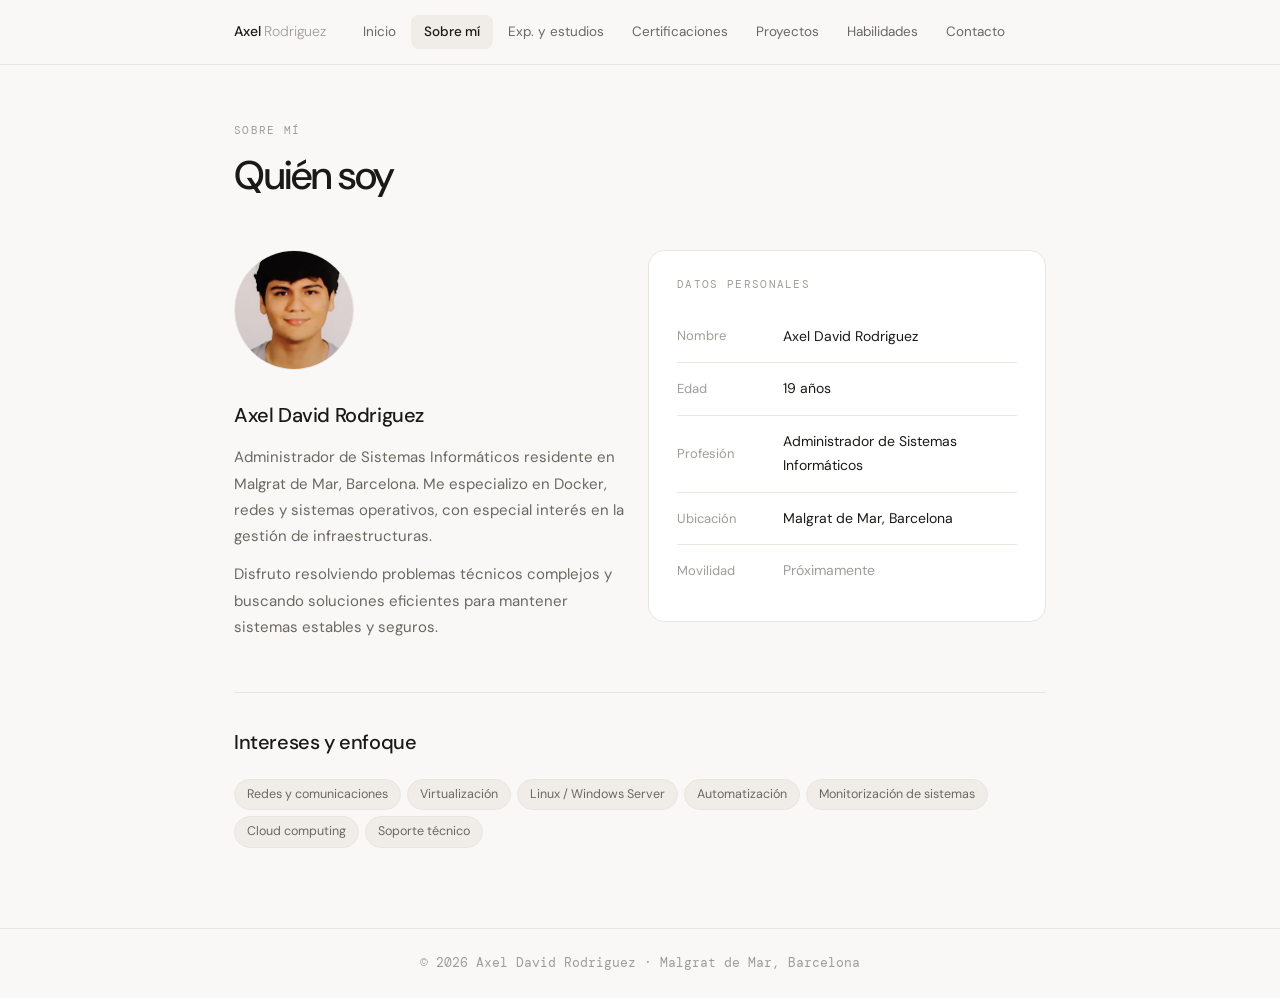
<file: sobre-mi.html>
<!DOCTYPE html>
<html lang="es">
<head>
  <meta charset="UTF-8" />
  <meta name="viewport" content="width=device-width, initial-scale=1.0" />
  <title>Sobre mí — Axel David Rodriguez</title>
  <link rel="stylesheet" href="style.css" />
</head>
<body>
 
<nav>
  <div class="nav-inner">
    <a class="nav-brand" href="index.html">Axel <span>Rodriguez</span></a>
    <div class="nav-links">
      <a class="nav-link" href="index.html">Inicio</a>
      <a class="nav-link active" href="sobre-mi.html">Sobre mí</a>
      <a class="nav-link" href="exp-estudios.html">Exp. y estudios</a>
      <a class="nav-link" href="certificaciones.html">Certificaciones</a>
      <a class="nav-link" href="proyectos.html">Proyectos</a>
      <a class="nav-link" href="habilidades.html">Habilidades</a>
      <a class="nav-link" href="contacto.html">Contacto</a>
    </div>
  </div>
</nav>
 
<main class="fade-in">
 
  <div class="section">
    <p class="page-label">Sobre mí</p>
    <h1><strong>Quién soy</strong></h1>
  </div>
 
  <div class="section">
    <div class="grid-2" style="align-items: start;">
 
      <div>
        <img src="extra/fotoperfil.jpeg" alt="Foto de Axel David Rodriguez" style="width:120px;height:120px;border-radius:50%;object-fit:cover;border:1px solid var(--border);margin-bottom:28px;display:block;" />
        <h2 style="margin-bottom:12px;">Axel David Rodriguez</h2>
        <p style="margin-bottom:12px;">
          Administrador de Sistemas Informáticos residente en Malgrat de Mar, Barcelona.
          Me especializo en Docker, redes y sistemas operativos,
          con especial interés en la gestión de infraestructuras.
        </p>
        <p>
          Disfruto resolviendo problemas técnicos complejos y buscando soluciones
          eficientes para mantener sistemas estables y seguros.
        </p>
      </div>
 
      <div class="card">
        <p class="page-label" style="margin-bottom:16px;">Datos personales</p>
        <div class="contact-row">
          <span class="contact-key">Nombre</span>
          <span class="contact-val">Axel David Rodriguez</span>
        </div>
        <div class="contact-row">
          <span class="contact-key">Edad</span>
          <span class="contact-val">19 años</span>
        </div>
        <div class="contact-row">
          <span class="contact-key">Profesión</span>
          <span class="contact-val">Administrador de Sistemas Informáticos</span>
        </div>
        <div class="contact-row">
          <span class="contact-key">Ubicación</span>
          <span class="contact-val">Malgrat de Mar, Barcelona</span>
        </div>
        <div class="contact-row">
          <span class="contact-key">Movilidad</span>
          <span class="contact-val" style="color:var(--text-faint);">Próximamente</span>
        </div>
      </div>
 
    </div>
  </div>
 
  <hr class="divider" />
 
  <div class="section">
    <h2>Intereses y enfoque</h2>
    <div class="tags">
      <span class="tag">Redes y comunicaciones</span>
      <span class="tag">Virtualización</span>
      <span class="tag">Linux / Windows Server</span>
      <span class="tag">Automatización</span>
      <span class="tag">Monitorización de sistemas</span>
      <span class="tag">Cloud computing</span>
      <span class="tag">Soporte técnico</span>
    </div>
  </div>
 
</main>
 
<footer>
  © 2026 Axel David Rodriguez · Malgrat de Mar, Barcelona
</footer>
 
</body>
</html>
</file>
<file: style.css>
@import url('https://fonts.googleapis.com/css2?family=DM+Sans:ital,opsz,wght@0,9..40,300;0,9..40,400;0,9..40,500;1,9..40,300&family=DM+Mono:wght@400;500&display=swap');
 
*, *::before, *::after { box-sizing: border-box; margin: 0; padding: 0; }
 
:root {
  --bg: #f9f8f6;
  --surface: #ffffff;
  --border: #e8e6e1;
  --border-strong: #d0cec8;
  --text: #1a1917;
  --text-muted: #6b6862;
  --text-faint: #a09d98;
  --accent: #1a1917;
  --accent-soft: #f0ede8;
  --radius: 10px;
  --radius-lg: 16px;
  --nav-h: 64px;
  --max-w: 860px;
}
 
html { scroll-behavior: smooth; }
 
body {
  font-family: 'DM Sans', sans-serif;
  background: var(--bg);
  color: var(--text);
  line-height: 1.7;
  font-size: 16px;
  min-height: 100vh;
}
 
a { color: inherit; text-decoration: none; }
 
/* ── NAV ─────────────────────────────────────────── */
 
nav {
  position: sticky;
  top: 0;
  z-index: 100;
  background: rgba(249, 248, 246, 0.92);
  backdrop-filter: blur(12px);
  -webkit-backdrop-filter: blur(12px);
  border-bottom: 1px solid var(--border);
}
 
.nav-inner {
  max-width: var(--max-w);
  margin: 0 auto;
  padding: 0 24px;
  height: var(--nav-h);
  display: flex;
  align-items: center;
  gap: 4px;
}
 
.nav-brand {
  font-size: 14px;
  font-weight: 500;
  letter-spacing: -0.01em;
  color: var(--text);
  margin-right: 20px;
  white-space: nowrap;
  flex-shrink: 0;
}
 
.nav-brand span {
  color: var(--text-faint);
  font-weight: 300;
}
 
.nav-links {
  display: flex;
  align-items: center;
  gap: 2px;
  flex-wrap: wrap;
}
 
.nav-link {
  padding: 6px 13px;
  border-radius: 8px;
  font-size: 13.5px;
  color: var(--text-muted);
  transition: background 0.15s, color 0.15s;
  white-space: nowrap;
}
 
.nav-link:hover {
  background: var(--accent-soft);
  color: var(--text);
}
 
.nav-link.active {
  background: var(--accent-soft);
  color: var(--text);
  font-weight: 500;
}
 
/* ── LAYOUT ──────────────────────────────────────── */
 
main {
  max-width: var(--max-w);
  margin: 0 auto;
  padding: 56px 24px 80px;
}
 
/* ── TYPOGRAPHY ──────────────────────────────────── */
 
.page-label {
  font-family: 'DM Mono', monospace;
  font-size: 11px;
  letter-spacing: 0.12em;
  text-transform: uppercase;
  color: var(--text-faint);
  margin-bottom: 12px;
}
 
h1 {
  font-size: clamp(28px, 5vw, 40px);
  font-weight: 300;
  letter-spacing: -0.03em;
  line-height: 1.15;
  color: var(--text);
}
 
h1 strong { font-weight: 500; }
 
h2 {
  font-size: 20px;
  font-weight: 500;
  letter-spacing: -0.02em;
  color: var(--text);
  margin-bottom: 20px;
}
 
h3 {
  font-size: 15px;
  font-weight: 500;
  color: var(--text);
}
 
p {
  color: var(--text-muted);
  font-size: 15px;
  line-height: 1.75;
}
 
/* ── CARDS ───────────────────────────────────────── */
 
.card {
  background: var(--surface);
  border: 1px solid var(--border);
  border-radius: var(--radius-lg);
  padding: 24px 28px;
}
 
/* ── DIVIDER ─────────────────────────────────────── */
 
.divider {
  border: none;
  border-top: 1px solid var(--border);
  margin: 32px 0;
}
 
/* ── TAGS ────────────────────────────────────────── */
 
.tags { display: flex; flex-wrap: wrap; gap: 6px; }
 
.tag {
  display: inline-block;
  font-size: 12.5px;
  padding: 4px 12px;
  border-radius: 99px;
  background: var(--accent-soft);
  color: var(--text-muted);
  border: 1px solid var(--border);
}
 
/* ── TIMELINE ────────────────────────────────────── */
 
.timeline { display: flex; flex-direction: column; }
 
.tl-item {
  display: grid;
  grid-template-columns: 100px 1fr;
  gap: 16px;
  padding: 20px 0;
  border-bottom: 1px solid var(--border);
}
 
.tl-item:last-child { border-bottom: none; }
 
.tl-period {
  font-family: 'DM Mono', monospace;
  font-size: 11.5px;
  color: var(--text-faint);
  padding-top: 3px;
  line-height: 1.5;
}
 
.tl-title {
  font-size: 15px;
  font-weight: 500;
  color: var(--text);
  margin-bottom: 3px;
}
 
.tl-sub {
  font-size: 13.5px;
  color: var(--text-muted);
  margin-bottom: 6px;
}
 
.tl-desc {
  font-size: 13.5px;
  color: var(--text-faint);
  line-height: 1.65;
}
 
/* ── SKILL BARS ──────────────────────────────────── */
 
.skill-item { margin-bottom: 16px; }
 
.skill-header {
  display: flex;
  justify-content: space-between;
  font-size: 13.5px;
  margin-bottom: 6px;
}
 
.skill-name { color: var(--text); font-weight: 500; }
.skill-level { color: var(--text-faint); font-family: 'DM Mono', monospace; font-size: 11.5px; }
 
.skill-bar {
  height: 4px;
  background: var(--border);
  border-radius: 99px;
  overflow: hidden;
}
 
.skill-fill {
  height: 100%;
  background: var(--text);
  border-radius: 99px;
  transform-origin: left;
  animation: fillBar 0.8s ease forwards;
}
 
@keyframes fillBar {
  from { transform: scaleX(0); }
  to   { transform: scaleX(1); }
}
 
/* ── CONTACT ─────────────────────────────────────── */
 
.contact-row {
  display: flex;
  align-items: center;
  gap: 16px;
  padding: 14px 0;
  border-bottom: 1px solid var(--border);
  font-size: 14px;
}
 
.contact-row:last-child { border-bottom: none; }
.contact-key { color: var(--text-faint); min-width: 90px; font-size: 13px; }
.contact-val { color: var(--text); }
.contact-val a:hover { text-decoration: underline; text-underline-offset: 3px; }
 
/* ── PROJECT GRID ────────────────────────────────── */
 
.project-grid {
  display: grid;
  grid-template-columns: repeat(auto-fit, minmax(260px, 1fr));
  gap: 16px;
}
 
.project-card {
  background: var(--surface);
  border: 1px solid var(--border);
  border-radius: var(--radius-lg);
  padding: 24px;
  display: flex;
  flex-direction: column;
  gap: 8px;
  transition: border-color 0.15s;
}
 
.project-card:hover { border-color: var(--border-strong); }
 
.project-icon {
  width: 36px; height: 36px;
  background: var(--accent-soft);
  border-radius: 8px;
  display: flex; align-items: center; justify-content: center;
  margin-bottom: 4px;
}
 
.project-icon svg { width: 18px; height: 18px; stroke: var(--text-muted); fill: none; stroke-width: 1.5; }
 
/* ── GITHUB BUTTON ───────────────────────────────── */
 
.gh-btn {
  display: inline-flex;
  align-items: center;
  gap: 7px;
  padding: 6px 14px;
  font-size: 13px;
  font-weight: 500;
  color: var(--text);
  background: var(--accent-soft);
  border: 1px solid var(--border);
  border-radius: 8px;
  text-decoration: none;
  transition: border-color 0.15s, background 0.15s;
}
 
.gh-btn:hover {
  border-color: var(--border-strong);
  background: #ebe8e2;
}
 
/* ── CERT CATEGORY ───────────────────────────────── */
 
.cert-category-header {
  display: flex;
  align-items: center;
  gap: 8px;
  font-size: 13px;
  font-weight: 500;
  color: var(--text-muted);
  text-transform: uppercase;
  letter-spacing: 0.08em;
  margin-bottom: 16px;
}
 
.cert-btn {
  display: inline-flex;
  align-items: center;
  gap: 6px;
  padding: 6px 14px;
  font-size: 13px;
  font-weight: 500;
  color: var(--text);
  background: var(--accent-soft);
  border: 1px solid var(--border);
  border-radius: 8px;
  text-decoration: none;
  transition: border-color 0.15s, background 0.15s;
}
 
.cert-btn:hover {
  border-color: var(--border-strong);
  background: #ebe8e2;
}
 
/* ── CERT GRID ───────────────────────────────────── */
 
.cert-grid {
  display: grid;
  grid-template-columns: repeat(auto-fit, minmax(240px, 1fr));
  gap: 16px;
}
 
.cert-card {
  background: var(--surface);
  border: 1px solid var(--border);
  border-radius: var(--radius-lg);
  padding: 20px 22px;
  display: flex;
  flex-direction: column;
  gap: 6px;
}
 
.cert-year {
  font-family: 'DM Mono', monospace;
  font-size: 11px;
  color: var(--text-faint);
}
 
/* ── SECTION SPACING ─────────────────────────────── */
 
.section { margin-bottom: 52px; }
.section:last-child { margin-bottom: 0; }
 
/* ── GRID 2 COL ──────────────────────────────────── */
 
.grid-2 {
  display: grid;
  grid-template-columns: repeat(auto-fit, minmax(300px, 1fr));
  gap: 16px;
}
 
/* ── FOOTER ──────────────────────────────────────── */
 
footer {
  border-top: 1px solid var(--border);
  padding: 24px;
  text-align: center;
  font-size: 12.5px;
  color: var(--text-faint);
  font-family: 'DM Mono', monospace;
}
 
/* ── ANIMATIONS ──────────────────────────────────── */
 
.fade-in {
  animation: fadeIn 0.4s ease both;
}
 
@keyframes fadeIn {
  from { opacity: 0; transform: translateY(10px); }
  to   { opacity: 1; transform: translateY(0); }
}
 
/* ── RESPONSIVE ──────────────────────────────────── */
 
@media (max-width: 600px) {
  .nav-brand { display: none; }
  .tl-item { grid-template-columns: 1fr; gap: 4px; }
  .tl-period { padding-top: 0; }
}
</file>
